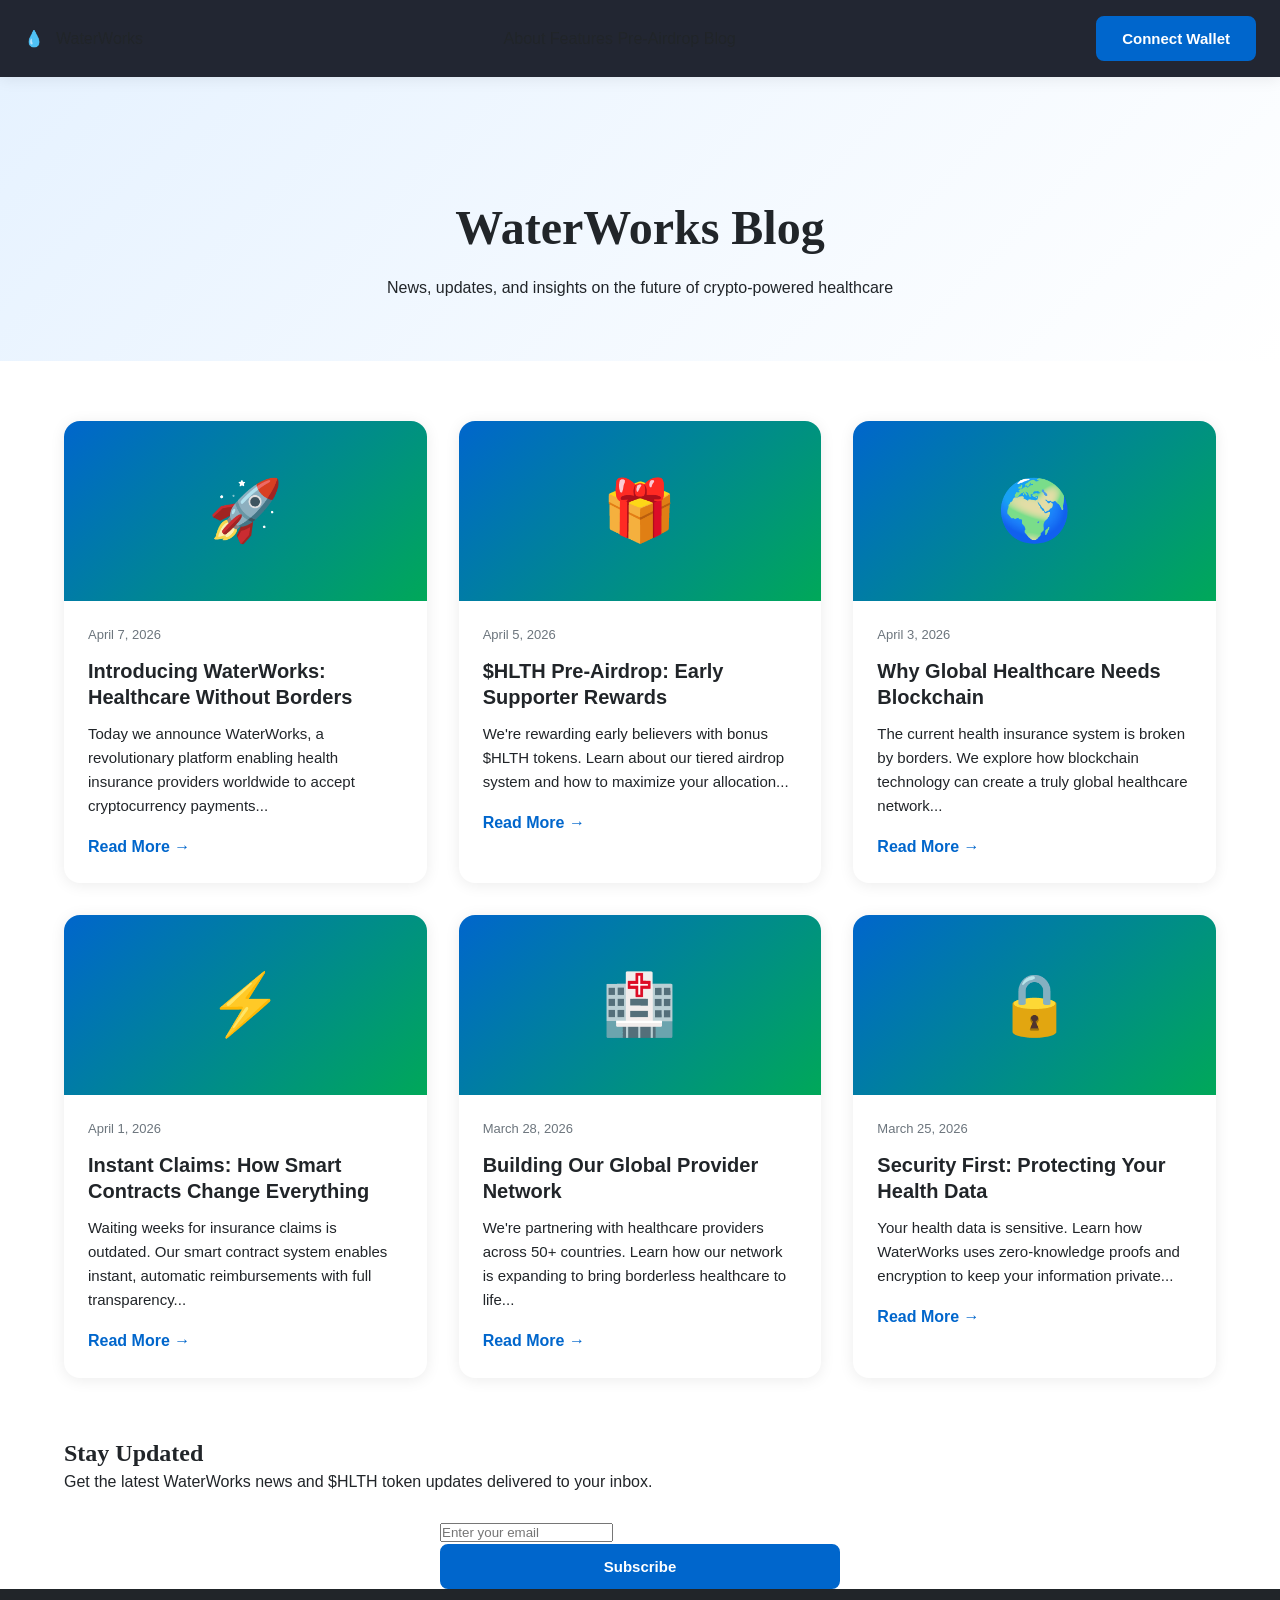
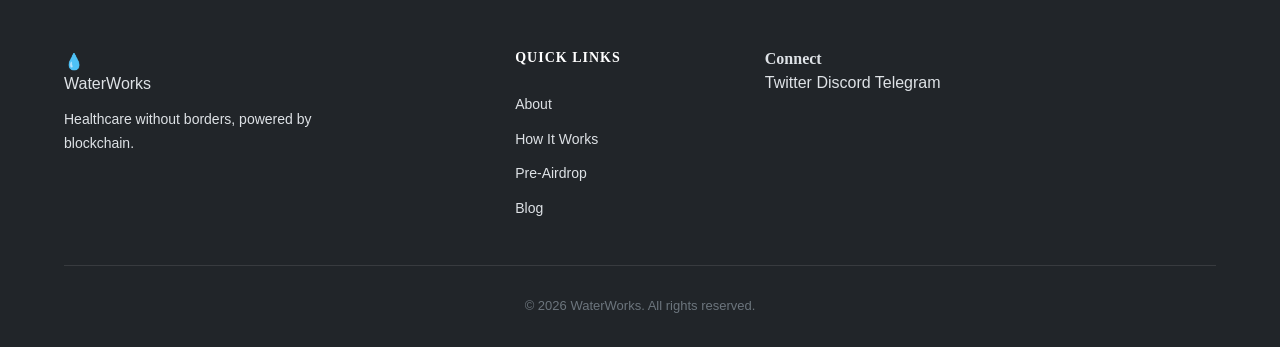
<file: blog.html>
<!DOCTYPE html>
<html lang="en">
<head>
    <meta charset="UTF-8">
    <meta name="viewport" content="width=device-width, initial-scale=1.0">
    <title>Blog - WaterWorks | Crypto Health Insurance News</title>
    <link rel="stylesheet" href="css/style.css">
    <link href="https://fonts.googleapis.com/css2?family=Inter:wght@400;500;600;700;800&display=swap" rel="stylesheet">
</head>
<body>
    <nav class="navbar">
        <div class="nav-container">
            <a href="index.html" class="logo">
                <span class="logo-icon">💧</span>
                <span class="logo-text">WaterWorks</span>
            </a>
            <div class="nav-links">
                <a href="index.html#about">About</a>
                <a href="index.html#features">Features</a>
                <a href="index.html#airdrop">Pre-Airdrop</a>
                <a href="blog.html" class="active">Blog</a>
            </div>
            <button id="connectWallet" class="btn btn-primary">
                <span id="walletText">Connect Wallet</span>
            </button>
        </div>
    </nav>

    <main>
        <section class="blog-hero">
            <h1>WaterWorks Blog</h1>
            <p class="section-subtitle">
                News, updates, and insights on the future of crypto-powered healthcare
            </p>
        </section>

        <section class="blog-grid">
            <!-- Article 1 -->
            <article class="blog-card">
                <div class="blog-card-image">🚀</div>
                <div class="blog-card-content">
                    <div class="blog-card-date">April 7, 2026</div>
                    <h3>Introducing WaterWorks: Healthcare Without Borders</h3>
                    <p>Today we announce WaterWorks, a revolutionary platform enabling health insurance providers worldwide to accept cryptocurrency payments...</p>
                    <a href="#" class="read-more">Read More →</a>
                </div>
            </article>

            <!-- Article 2 -->
            <article class="blog-card">
                <div class="blog-card-image">🎁</div>
                <div class="blog-card-content">
                    <div class="blog-card-date">April 5, 2026</div>
                    <h3>$HLTH Pre-Airdrop: Early Supporter Rewards</h3>
                    <p>We're rewarding early believers with bonus $HLTH tokens. Learn about our tiered airdrop system and how to maximize your allocation...</p>
                    <a href="#" class="read-more">Read More →</a>
                </div>
            </article>

            <!-- Article 3 -->
            <article class="blog-card">
                <div class="blog-card-image">🌍</div>
                <div class="blog-card-content">
                    <div class="blog-card-date">April 3, 2026</div>
                    <h3>Why Global Healthcare Needs Blockchain</h3>
                    <p>The current health insurance system is broken by borders. We explore how blockchain technology can create a truly global healthcare network...</p>
                    <a href="#" class="read-more">Read More →</a>
                </div>
            </article>

            <!-- Article 4 -->
            <article class="blog-card">
                <div class="blog-card-image">⚡</div>
                <div class="blog-card-content">
                    <div class="blog-card-date">April 1, 2026</div>
                    <h3>Instant Claims: How Smart Contracts Change Everything</h3>
                    <p>Waiting weeks for insurance claims is outdated. Our smart contract system enables instant, automatic reimbursements with full transparency...</p>
                    <a href="#" class="read-more">Read More →</a>
                </div>
            </article>

            <!-- Article 5 -->
            <article class="blog-card">
                <div class="blog-card-image">🏥</div>
                <div class="blog-card-content">
                    <div class="blog-card-date">March 28, 2026</div>
                    <h3>Building Our Global Provider Network</h3>
                    <p>We're partnering with healthcare providers across 50+ countries. Learn how our network is expanding to bring borderless healthcare to life...</p>
                    <a href="#" class="read-more">Read More →</a>
                </div>
            </article>

            <!-- Article 6 -->
            <article class="blog-card">
                <div class="blog-card-image">🔒</div>
                <div class="blog-card-content">
                    <div class="blog-card-date">March 25, 2026</div>
                    <h3>Security First: Protecting Your Health Data</h3>
                    <p>Your health data is sensitive. Learn how WaterWorks uses zero-knowledge proofs and encryption to keep your information private...</p>
                    <a href="#" class="read-more">Read More →</a>
                </div>
            </article>
        </section>

        <!-- Newsletter Signup -->
        <section class="section" style="padding-top: 0;">
            <div class="container">
                <div class="airdrop-card">
                    <h2>Stay Updated</h2>
                    <p>Get the latest WaterWorks news and $HLTH token updates delivered to your inbox.</p>
                    <form class="airdrop-form" style="max-width: 400px; margin: 24px auto 0;">
                        <div class="form-group">
                            <input type="email" placeholder="Enter your email" required>
                        </div>
                        <button type="submit" class="btn btn-primary btn-full">Subscribe</button>
                    </form>
                </div>
            </div>
        </section>
    </main>

    <footer class="footer">
        <div class="container">
            <div class="footer-content">
                <div class="footer-brand">
                    <span class="logo-icon">💧</span>
                    <span class="logo-text">WaterWorks</span>
                    <p>Healthcare without borders, powered by blockchain.</p>
                </div>
                <div class="footer-links">
                    <h4>Quick Links</h4>
                    <a href="index.html#about">About</a>
                    <a href="index.html#features">How It Works</a>
                    <a href="index.html#airdrop">Pre-Airdrop</a>
                    <a href="blog.html">Blog</a>
                </div>
                <div class="footer-social">
                    <h4>Connect</h4>
                    <a href="#">Twitter</a>
                    <a href="#">Discord</a>
                    <a href="#">Telegram</a>
                </div>
            </div>
            <div class="footer-bottom">
                <p>&copy; 2026 WaterWorks. All rights reserved.</p>
            </div>
        </div>
    </footer>

    <script src="js/wallet.js"></script>
    <script src="js/app.js"></script>
</body>
</html>
</file>
<file: css/style.css>
/* WaterWorks Health - Professional Healthcare Design */

:root {
    --primary: #0066cc;
    --primary-dark: #004d99;
    --primary-light: #e6f2ff;
    --secondary: #00a859;
    --accent: #ff6b35;
    --dark: #1a1a2e;
    --dark-light: #2d2d44;
    --gray-900: #212529;
    --gray-700: #495057;
    --gray-500: #6c757d;
    --gray-300: #dee2e6;
    --gray-100: #f8f9fa;
    --white: #ffffff;
    --success: #28a745;
    --warning: #ffc107;
    --shadow: 0 2px 15px rgba(0, 0, 0, 0.08);
    --shadow-lg: 0 10px 40px rgba(0, 0, 0, 0.12);
    --radius: 8px;
    --radius-lg: 16px;
}

* {
    margin: 0;
    padding: 0;
    box-sizing: border-box;
}

html {
    scroll-behavior: smooth;
}

body {
    font-family: 'Open Sans', -apple-system, BlinkMacSystemFont, sans-serif;
    color: var(--gray-900);
    line-height: 1.6;
    background: var(--white);
}

h1, h2, h3, h4, h5, h6 {
    font-family: 'Merriweather', Georgia, serif;
    font-weight: 700;
    line-height: 1.3;
}

a {
    color: inherit;
    text-decoration: none;
    transition: color 0.2s;
}

a:hover {
    color: var(--primary);
}

img {
    max-width: 100%;
    height: auto;
}

.container {
    max-width: 1200px;
    margin: 0 auto;
    padding: 0 24px;
}

/* Buttons */
.btn {
    display: inline-flex;
    align-items: center;
    justify-content: center;
    gap: 8px;
    padding: 12px 24px;
    border-radius: var(--radius);
    font-weight: 600;
    font-size: 15px;
    cursor: pointer;
    border: 2px solid transparent;
    transition: all 0.2s ease;
    text-decoration: none;
}

.btn-primary {
    background: var(--primary);
    color: var(--white);
    border-color: var(--primary);
}

.btn-primary:hover {
    background: var(--primary-dark);
    border-color: var(--primary-dark);
    color: var(--white);
    transform: translateY(-1px);
    box-shadow: 0 4px 12px rgba(0, 102, 204, 0.3);
}

.btn-outline {
    background: transparent;
    color: var(--primary);
    border-color: var(--primary);
}

.btn-outline:hover {
    background: var(--primary);
    color: var(--white);
}

.btn-large {
    padding: 16px 32px;
    font-size: 16px;
}

.btn-full {
    width: 100%;
}

/* Top Bar */
.top-bar {
    background: var(--gray-900);
    color: var(--white);
    font-size: 13px;
    padding: 8px 0;
}

.top-bar-content {
    display: flex;
    justify-content: space-between;
    align-items: center;
}

.top-links {
    display: flex;
    gap: 24px;
}

.top-links a {
    color: var(--gray-300);
}

.top-links a:hover {
    color: var(--white);
}

.top-right {
    display: flex;
    align-items: center;
    gap: 20px;
}

.phone {
    color: var(--gray-300);
}

.language-select {
    background: transparent;
    border: 1px solid var(--gray-500);
    color: var(--white);
    padding: 4px 8px;
    border-radius: 4px;
    font-size: 12px;
    cursor: pointer;
}

/* Navbar */
.navbar {
    background: var(--white);
    box-shadow: var(--shadow);
    position: sticky;
    top: 0;
    z-index: 100;
}

.nav-container {
    display: flex;
    align-items: center;
    justify-content: space-between;
    padding: 16px 24px;
}

.logo {
    display: flex;
    align-items: center;
    gap: 12px;
}

.logo-icon {
    flex-shrink: 0;
}

.logo-text {
    display: flex;
    flex-direction: column;
    line-height: 1.1;
}

.logo-name {
    font-family: 'Merriweather', serif;
    font-size: 20px;
    font-weight: 700;
    color: var(--gray-900);
}

.logo-tagline {
    font-size: 11px;
    font-weight: 700;
    letter-spacing: 2px;
    color: var(--primary);
}

.nav-menu {
    display: flex;
    gap: 8px;
}

.nav-item {
    padding: 12px 16px;
    font-weight: 500;
    color: var(--gray-700);
    border-radius: var(--radius);
    transition: all 0.2s;
}

.nav-item:hover {
    background: var(--primary-light);
    color: var(--primary);
}

.dropdown {
    position: relative;
}

.dropdown > a {
    display: flex;
    align-items: center;
    gap: 4px;
}

.arrow {
    font-size: 10px;
    transition: transform 0.2s;
}

.dropdown:hover .arrow {
    transform: rotate(180deg);
}

.dropdown-menu {
    position: absolute;
    top: 100%;
    left: 0;
    background: var(--white);
    min-width: 220px;
    box-shadow: var(--shadow-lg);
    border-radius: var(--radius);
    padding: 8px 0;
    opacity: 0;
    visibility: hidden;
    transform: translateY(10px);
    transition: all 0.2s;
}

.dropdown:hover .dropdown-menu {
    opacity: 1;
    visibility: visible;
    transform: translateY(0);
}

.dropdown-menu a {
    display: block;
    padding: 10px 20px;
    color: var(--gray-700);
    font-size: 14px;
}

.dropdown-menu a:hover {
    background: var(--primary-light);
    color: var(--primary);
}

.nav-actions {
    display: flex;
    align-items: center;
    gap: 16px;
}

.search-btn {
    font-size: 20px;
    padding: 8px;
}

/* Hero Section */
.hero {
    background: linear-gradient(135deg, var(--primary-light) 0%, var(--white) 100%);
    padding: 60px 0;
}

.hero-content {
    display: grid;
    grid-template-columns: 1fr 1fr;
    gap: 60px;
    align-items: center;
}

.hero-badge {
    display: inline-block;
    background: var(--secondary);
    color: var(--white);
    padding: 8px 16px;
    border-radius: 30px;
    font-size: 13px;
    font-weight: 600;
    margin-bottom: 20px;
}

.hero h1 {
    font-size: 48px;
    color: var(--gray-900);
    margin-bottom: 20px;
}

.hero-text p {
    font-size: 18px;
    color: var(--gray-700);
    margin-bottom: 30px;
    max-width: 520px;
}

.hero-cta {
    display: flex;
    gap: 16px;
    margin-bottom: 40px;
}

.trust-badges {
    display: flex;
    gap: 24px;
}

.badge {
    display: flex;
    align-items: center;
    gap: 8px;
    font-size: 14px;
    color: var(--gray-700);
}

.badge-icon {
    width: 24px;
    height: 24px;
    background: var(--primary);
    color: var(--white);
    border-radius: 50%;
    display: flex;
    align-items: center;
    justify-content: center;
    font-size: 12px;
}

.hero-image {
    position: relative;
}

.hero-img {
    border-radius: var(--radius-lg);
    box-shadow: var(--shadow-lg);
}

/* Quick Actions */
.quick-actions {
    padding: 60px 0;
    margin-top: -40px;
    position: relative;
    z-index: 10;
}

.action-cards {
    display: grid;
    grid-template-columns: repeat(4, 1fr);
    gap: 20px;
}

.action-card {
    background: var(--white);
    padding: 24px;
    border-radius: var(--radius-lg);
    box-shadow: var(--shadow-lg);
    text-align: center;
    transition: all 0.3s;
    border: 1px solid var(--gray-300);
}

.action-card:hover {
    transform: translateY(-5px);
    border-color: var(--primary);
    box-shadow: 0 15px 50px rgba(0, 102, 204, 0.15);
}

.action-icon {
    font-size: 36px;
    margin-bottom: 12px;
}

.action-card h3 {
    font-family: 'Open Sans', sans-serif;
    font-size: 16px;
    font-weight: 600;
    margin-bottom: 8px;
    color: var(--gray-900);
}

.action-card p {
    font-size: 13px;
    color: var(--gray-500);
}

/* Section Styles */
.section-header {
    text-align: center;
    max-width: 700px;
    margin: 0 auto 50px;
}

.section-header h2 {
    font-size: 36px;
    margin-bottom: 16px;
    color: var(--gray-900);
}

.section-header p {
    font-size: 18px;
    color: var(--gray-600);
}

/* Plans Section */
.plans-section {
    padding: 80px 0;
    background: var(--gray-100);
}

.plans-grid {
    display: grid;
    grid-template-columns: repeat(3, 1fr);
    gap: 30px;
}

.plan-card {
    background: var(--white);
    border-radius: var(--radius-lg);
    padding: 32px;
    box-shadow: var(--shadow);
    border: 2px solid transparent;
    transition: all 0.3s;
    position: relative;
}

.plan-card:hover {
    border-color: var(--primary);
    box-shadow: var(--shadow-lg);
}

.plan-card.featured {
    border-color: var(--primary);
    transform: scale(1.02);
}

.featured-badge {
    position: absolute;
    top: -12px;
    left: 50%;
    transform: translateX(-50%);
    background: var(--primary);
    color: var(--white);
    padding: 6px 20px;
    border-radius: 20px;
    font-size: 12px;
    font-weight: 600;
}

.plan-icon {
    font-size: 48px;
    margin-bottom: 16px;
}

.plan-card h3 {
    font-family: 'Open Sans', sans-serif;
    font-size: 22px;
    font-weight: 700;
    margin-bottom: 12px;
}

.plan-card > p {
    color: var(--gray-600);
    margin-bottom: 20px;
    font-size: 15px;
}

.plan-features {
    list-style: none;
    margin-bottom: 24px;
}

.plan-features li {
    padding: 8px 0;
    padding-left: 24px;
    position: relative;
    font-size: 14px;
    color: var(--gray-700);
}

.plan-features li::before {
    content: "✓";
    position: absolute;
    left: 0;
    color: var(--secondary);
    font-weight: bold;
}

/* Payment Section */
.payment-section {
    padding: 80px 0;
}

.payment-content {
    display: grid;
    grid-template-columns: 1fr 1fr;
    gap: 60px;
    align-items: center;
}

.payment-text h2 {
    font-size: 36px;
    margin-bottom: 20px;
}

.payment-text > p {
    color: var(--gray-600);
    margin-bottom: 32px;
    font-size: 17px;
}

.payment-methods {
    display: flex;
    flex-direction: column;
    gap: 20px;
}

.payment-method {
    display: flex;
    gap: 16px;
    padding: 20px;
    background: var(--gray-100);
    border-radius: var(--radius);
    transition: all 0.2s;
}

.payment-method:hover {
    background: var(--primary-light);
}

.method-icon {
    font-size: 32px;
    flex-shrink: 0;
}

.method-info h4 {
    font-family: 'Open Sans', sans-serif;
    font-weight: 600;
    margin-bottom: 4px;
}

.method-info p {
    font-size: 14px;
    color: var(--gray-600);
}

.payment-image img {
    border-radius: var(--radius-lg);
    box-shadow: var(--shadow-lg);
}

/* Early Access Section */
.early-access-section {
    padding: 80px 0;
    background: linear-gradient(135deg, var(--dark) 0%, var(--dark-light) 100%);
}

.early-access-card {
    display: grid;
    grid-template-columns: 1.5fr 1fr;
    gap: 60px;
    align-items: start;
}

.ea-badge {
    display: inline-block;
    background: var(--accent);
    color: var(--white);
    padding: 6px 16px;
    border-radius: 20px;
    font-size: 13px;
    font-weight: 600;
    margin-bottom: 20px;
}

.ea-content h2 {
    color: var(--white);
    font-size: 36px;
    margin-bottom: 16px;
}

.ea-content > p {
    color: var(--gray-300);
    font-size: 17px;
    margin-bottom: 24px;
}

.ea-benefits {
    display: flex;
    flex-direction: column;
    gap: 12px;
    margin-bottom: 32px;
}

.ea-benefit {
    display: flex;
    align-items: center;
    gap: 12px;
    color: var(--white);
}

.ea-benefit .check {
    width: 24px;
    height: 24px;
    background: var(--secondary);
    border-radius: 50%;
    display: flex;
    align-items: center;
    justify-content: center;
    font-size: 12px;
    flex-shrink: 0;
}

.ea-form {
    display: flex;
    flex-direction: column;
    gap: 16px;
}

.form-row {
    display: flex;
    gap: 16px;
}

.form-row input {
    flex: 1;
}

.ea-form input {
    padding: 14px 18px;
    border: 1px solid rgba(255,255,255,0.2);
    border-radius: var(--radius);
    background: rgba(255,255,255,0.1);
    color: var(--white);
    font-size: 15px;
}

.ea-form input::placeholder {
    color: rgba(255,255,255,0.5);
}

.ea-form input:focus {
    outline: none;
    border-color: var(--primary);
    background: rgba(255,255,255,0.15);
}

.form-disclaimer {
    font-size: 12px;
    color: var(--gray-500);
    text-align: center;
    margin-top: 8px;
}

.form-disclaimer a {
    color: var(--gray-300);
    text-decoration: underline;
}

.ea-stats {
    display: flex;
    flex-direction: column;
    gap: 30px;
    padding-top: 20px;
}

.stat-item {
    text-align: center;
    padding: 24px;
    background: rgba(255,255,255,0.05);
    border-radius: var(--radius-lg);
    border: 1px solid rgba(255,255,255,0.1);
}

.stat-number {
    display: block;
    font-size: 42px;
    font-weight: 700;
    color: var(--primary);
    margin-bottom: 8px;
}

.stat-label {
    font-size: 14px;
    color: var(--gray-400);
}

/* Why Section */
.why-section {
    padding: 80px 0;
}

.features-grid {
    display: grid;
    grid-template-columns: repeat(3, 1fr);
    gap: 30px;
}

.feature-item {
    text-align: center;
    padding: 30px;
}

.feature-icon {
    font-size: 48px;
    margin-bottom: 20px;
}

.feature-item h3 {
    font-family: 'Open Sans', sans-serif;
    font-size: 20px;
    font-weight: 600;
    margin-bottom: 12px;
}

.feature-item p {
    color: var(--gray-600);
    font-size: 15px;
}

/* Testimonials */
.testimonials-section {
    padding: 80px 0;
    background: var(--gray-100);
}

.testimonials-section h2 {
    text-align: center;
    font-size: 36px;
    margin-bottom: 50px;
}

.testimonials-grid {
    display: grid;
    grid-template-columns: repeat(3, 1fr);
    gap: 30px;
}

.testimonial {
    background: var(--white);
    padding: 30px;
    border-radius: var(--radius-lg);
    box-shadow: var(--shadow);
}

.stars {
    color: var(--warning);
    font-size: 18px;
    margin-bottom: 16px;
}

.testimonial > p {
    font-size: 15px;
    color: var(--gray-700);
    font-style: italic;
    margin-bottom: 20px;
    line-height: 1.7;
}

.testimonial-author {
    display: flex;
    align-items: center;
    gap: 12px;
}

.testimonial-author img {
    width: 48px;
    height: 48px;
    border-radius: 50%;
    object-fit: cover;
}

.testimonial-author strong {
    display: block;
    font-size: 15px;
}

.testimonial-author span {
    font-size: 13px;
    color: var(--gray-500);
}

/* CTA Section */
.cta-section {
    padding: 80px 0;
    background: var(--primary);
    text-align: center;
}

.cta-section h2 {
    color: var(--white);
    font-size: 40px;
    margin-bottom: 16px;
}

.cta-section p {
    color: rgba(255,255,255,0.9);
    font-size: 18px;
    margin-bottom: 32px;
}

.cta-buttons {
    display: flex;
    gap: 16px;
    justify-content: center;
}

.cta-section .btn-primary {
    background: var(--white);
    color: var(--primary);
    border-color: var(--white);
}

.cta-section .btn-primary:hover {
    background: var(--gray-100);
}

.cta-section .btn-outline {
    color: var(--white);
    border-color: var(--white);
}

.cta-section .btn-outline:hover {
    background: var(--white);
    color: var(--primary);
}

/* Footer */
footer {
    background: var(--gray-900);
    color: var(--gray-300);
    padding: 60px 0 30px;
}

.footer-content {
    display: grid;
    grid-template-columns: 2fr 1fr 1fr 1fr;
    gap: 48px;
    margin-bottom: 40px;
}

.footer-brand p {
    margin-top: 16px;
    font-size: 14px;
    max-width: 280px;
    line-height: 1.7;
}

.footer-links h4 {
    color: var(--white);
    font-size: 14px;
    font-weight: 600;
    margin-bottom: 20px;
    text-transform: uppercase;
    letter-spacing: 1px;
}

.footer-links a {
    display: block;
    padding: 6px 0;
    font-size: 14px;
    color: var(--gray-400);
}

.footer-links a:hover {
    color: var(--white);
}

.footer-bottom {
    text-align: center;
    padding-top: 30px;
    border-top: 1px solid rgba(255,255,255,0.1);
    font-size: 13px;
    color: var(--gray-500);
}

/* Blog Styles */
.blog-hero {
    padding: 120px 0 60px;
    background: linear-gradient(135deg, var(--primary-light), var(--white));
    text-align: center;
}

.blog-hero h1 {
    font-size: 48px;
    margin-bottom: 16px;
}

.blog-grid {
    display: grid;
    grid-template-columns: repeat(auto-fill, minmax(340px, 1fr));
    gap: 32px;
    padding: 60px 24px;
    max-width: 1200px;
    margin: 0 auto;
}

.blog-card {
    background: var(--white);
    border-radius: var(--radius-lg);
    overflow: hidden;
    box-shadow: var(--shadow);
    transition: all 0.3s;
}

.blog-card:hover {
    transform: translateY(-5px);
    box-shadow: var(--shadow-lg);
}

.blog-card-image {
    height: 180px;
    background: linear-gradient(135deg, var(--primary), var(--secondary));
    display: flex;
    align-items: center;
    justify-content: center;
    font-size: 60px;
}

.blog-card-content {
    padding: 24px;
}

.blog-card-date {
    font-size: 13px;
    color: var(--gray-500);
    margin-bottom: 12px;
}

.blog-card h3 {
    font-family: 'Open Sans', sans-serif;
    font-size: 20px;
    font-weight: 600;
    margin-bottom: 12px;
    color: var(--gray-900);
}

.blog-card p {
    color: var(--gray-600);
    font-size: 15px;
    margin-bottom: 16px;
}

.read-more {
    color: var(--primary);
    font-weight: 600;
    display: inline-flex;
    align-items: center;
    gap: 6px;
}

/* Responsive */
@media (max-width: 1024px) {
    .hero-content,
    .payment-content,
    .early-access-card {
        grid-template-columns: 1fr;
    }
    
    .hero-image {
        order: -1;
        text-align: center;
    }
    
    .plans-grid,
    .features-grid,
    .testimonials-grid {
        grid-template-columns: 1fr;
    }
    
    .action-cards {
        grid-template-columns: repeat(2, 1fr);
    }
    
    .footer-content {
        grid-template-columns: 1fr 1fr;
    }
}

@media (max-width: 768px) {
    .nav-menu {
        display: none;
    }
    
    .top-bar {
        display: none;
    }
    
    .hero h1 {
        font-size: 32px;
    }
    
    .hero-cta {
        flex-direction: column;
    }
    
    .action-cards {
        grid-template-columns: 1fr;
    }
    
    .trust-badges {
        flex-direction: column;
        gap: 12px;
    }
    
    .form-row {
        flex-direction: column;
    }
    
    .cta-buttons {
        flex-direction: column;
    }
    
    .footer-content {
        grid-template-columns: 1fr;
        text-align: center;
    }
}

/* Wallet Connected State */
.wallet-connected {
    background: var(--secondary) !important;
    border-color: var(--secondary) !important;
}

/* Success Notification */
.notification {
    position: fixed;
    bottom: 24px;
    right: 24px;
    padding: 16px 24px;
    border-radius: var(--radius);
    font-weight: 600;
    z-index: 1000;
    animation: slideIn 0.3s ease;
}

.notification-success {
    background: var(--secondary);
    color: var(--white);
}

.notification-error {
    background: #dc3545;
    color: var(--white);
}

@keyframes slideIn {
    from { opacity: 0; transform: translateY(20px); }
    to { opacity: 1; transform: translateY(0); }
}
</file>
